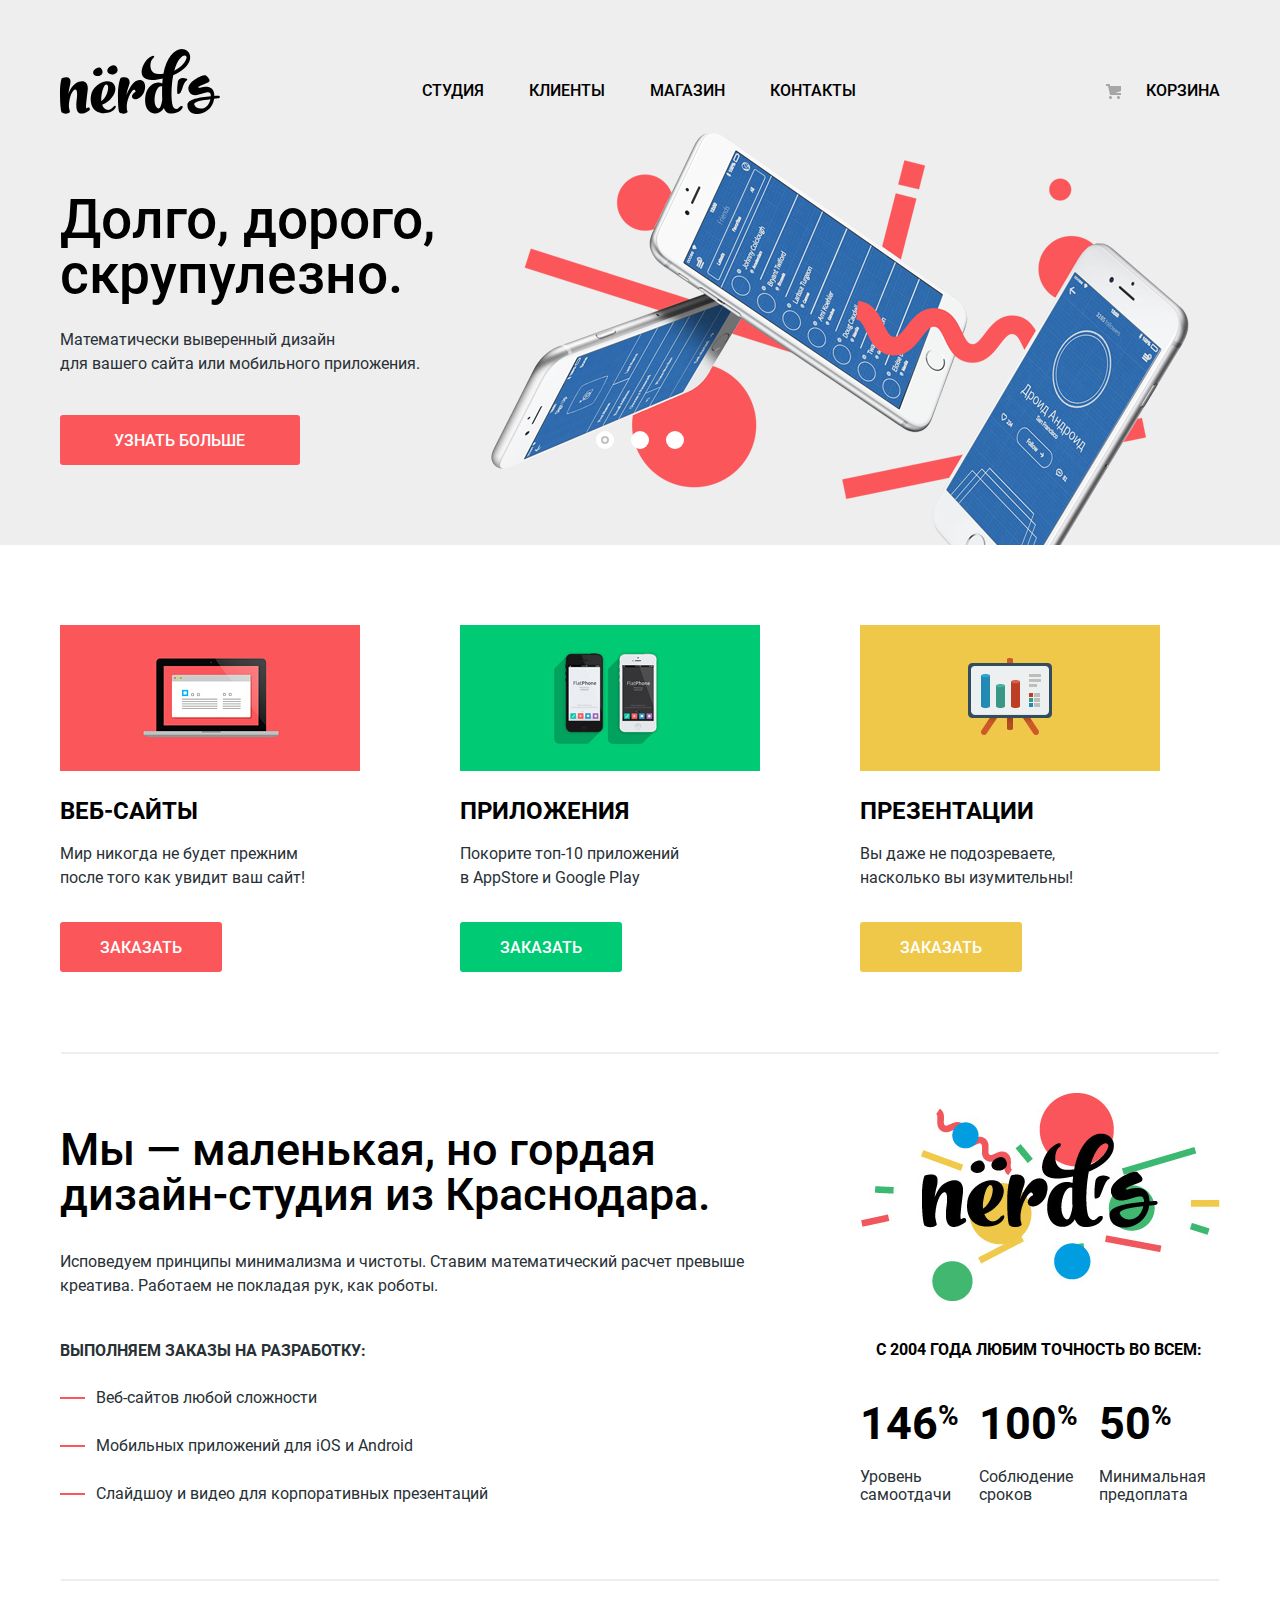
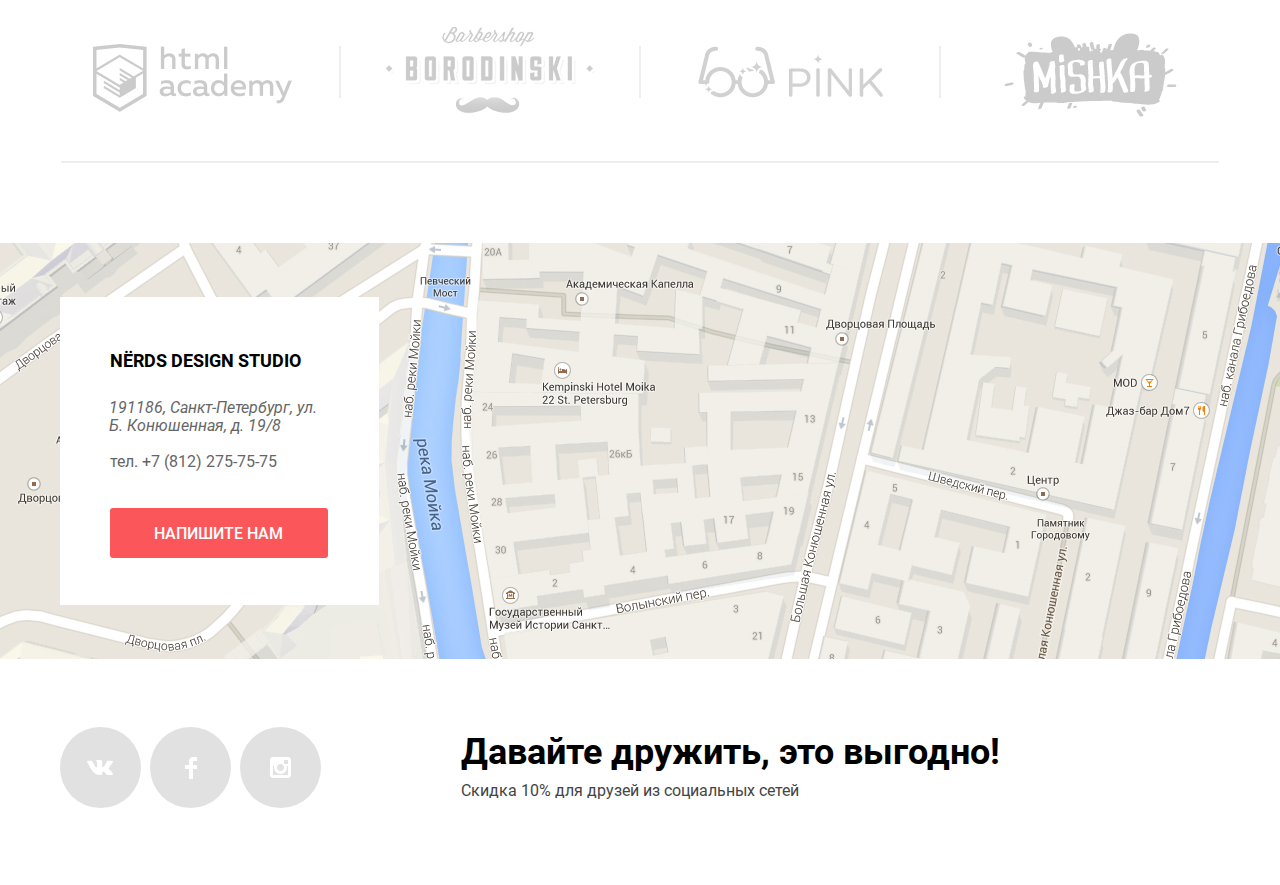
<file: index.html>
<!DOCTYPE html>
<html class="page" lang="ru">
  <head>
    <meta charset="utf-8">
    <title>HTML Academy: Нёрдс</title>
    <link href="https://fonts.googleapis.com/css2?family=Roboto:wght@400;500;700&display=swap" rel="stylesheet">
    <link rel="stylesheet" href="css/normalize.css">
    <link rel="stylesheet" href="css/styles.css">
  </head>
  <body class="page-body">

    <div class="main-header-wrap">
      <header class="main-header">
        <h1 class="main-title visually-hidden">Веб-дизайн студия «Нёрдс»</h1>
        <nav class="main-nav">
          <img class="main-header-logo-img" src="img/nerds-logo.svg" width="160" height="66" alt="Логотип студии Нёрдс">
          <ul class="site-navigation">
            <li class="site-navigation-item">
              <a class="site-navigation-item-link" href="#">Студия</a>
            </li>
            <li class="site-navigation-item">
              <a class="site-navigation-item-link" href="#">Клиенты</a>
            </li>
            <li class="site-navigation-item">
              <a class="site-navigation-item-link" href="catalog.html">Магазин</a>
            </li>
            <li class="site-navigation-item">
              <a class="site-navigation-item-link" href="#">Контакты</a>
            </li>
          </ul>
          <ul class="cart">
            <li class="cart-item"><a class="cart-item-link" href="#">Корзина</a></li>
          </ul>
        </nav>
      </header>
    </div>

    <main class="container">

      <div class="slider-wrap">
        <section class="slider">
          <h2 class="slider-title visually-hidden">Наши преимущества</h2>
          <ul class="slider-list">
            <li class="slider-item">
              <h3 class="slider-item-title">Долго, дорого, скрупулезно.</h3>
              <p class="slider-item-text">Математически выверенный дизайн <br>для вашего сайта или мобильного приложения.</p>
              <a href="#" class="slider-item-button btn btn-red">Узнать больше</a>
              <img class="slider-item-img" src="img/nerds-index-slide-1.png" alt="три кирпича" width="760" height="431">
            </li>
            <li class="slider-item visually-hidden">
              <h3 class="slider-item-title">Любим математику как никто другой</h3>
              <p class="slider-item-text">Никакого креатива, только математические формулы для расчета идеальных пропорций</p>
              <a href="#" class="slider-item-button btn btn-red">Узнать больше</a>
              <img class="slider-item-img" src="img/nerds-index-slide-2.png" width="760" height="431" alt="два недоПК">
            </li>
            <li class="slider-item visually-hidden">
              <h3 class="slider-item-title">Только ночь, только хардкор</h3>
              <p class="slider-item-text">Работать днем, как все? Мы против этого. <br>Ближе к полуночи работа только начинается.</p>
              <a href="#" class="slider-item-button btn btn-red">Узнать больше</a>
              <img class="slider-item-img" src="img/nerds-index-slide-3.png" width="760" height="431" alt="кирпич и доска разделочная">
            </li>
          </ul>

          <div class="slider-controls">
            <button type="button" class="slider-controls-button slider-controls-button-cur" aria-label="Первый слайд"></button>
            <button type="button" class="slider-controls-button" aria-label="Второй слайд"></button>
            <button type="button" class="slider-controls-button" aria-label="Третий слайд"></button>
          </div>

        </section>
      </div>

      <section class="products">
        <h2 class="products-title visually-hidden">Продукты веб-дизайн студии</h2>
        <ul class="products-list">
          <li class="products-list-item">
            <img class="products-list-item-img background-color-red" src="img/illustration-1.jpg" width="300" height="146" alt="продукт - веб-сайты">
            <h3 class="products-list-item-title">Веб-сайты</h3>
            <p class="products-list-item-text">Мир никогда не будет прежним после того как увидит ваш сайт!</p>
            <a href="#" class="products-list-item-button btn btn-red">Заказать</a>
          </li>
          <li class="products-list-item">
            <img class="products-list-item-img background-color-green" src="img/illustration-2.jpg" width="300" height="146" alt="продукт - приложения">
            <h3 class="products-list-item-title">Приложения</h3>
            <p class="products-list-item-text">Покорите топ-10 приложений <br>в AppStore и Google Play</p>
            <a href="#" class="products-list-item-button btn btn-green">Заказать</a>
          </li>
          <li class="products-list-item">
            <img class="products-list-item-img background-color-yellow" src="img/illustration-3.jpg" width="300" height="146" alt="продукт - презентации">
            <h3 class="products-list-item-title">Презентации</h3>
            <p class="products-list-item-text">Вы даже не подозреваете, насколько вы изумительны!</p>
            <a href="#" class="products-list-item-button btn btn-yellow">Заказать</a>
          </li>
        </ul>
      </section>

      <section class="about">
        <div class="about-left-container">
          <h2 class="about-title visually-hidden">О нас</h2>
          <p class="about-slogan">Мы — маленькая, но гордая дизайн-студия из Краснодара.</p>
          <p class="about-credo">Исповедуем принципы минимализма и чистоты. Ставим математический расчет превыше креатива. Работаем не покладая рук, как роботы.</p>
          <h3 class="about-offers-title">Выполняем заказы на разработку:</h3>
          <ul class="about-offers-list">
            <li class="about-offers-list-item">Веб-сайтов любой сложности</li>
            <li class="about-offers-list-item">Мобильных приложений для iOS и Android</li>
            <li class="about-offers-list-item">Слайдшоу и видео для корпоративных презентаций</li>
          </ul>
        </div>
        <div class="about-right-container">
          <img class="about-logo" src="img/nerds-illustration.png" width="360" height="208" alt="Логотип студии Нёрдс в праздничном оформлении">
          <p class="about-tradition">с 2004 года Любим точность во всем:</p>
          <ul class="about-terms">
            <li class="about-terms-item">
              <p class="about-terms-item-percent">146<sup>%</sup></p>
              <p class="about-terms-item-text">Уровень самоотдачи</p>
            </li>
            <li class="about-terms-item">
              <p class="about-terms-item-percent">100<sup>%</sup></p>
              <p class="about-terms-item-text">Соблюдение сроков</p>
            </li>
            <li class="about-terms-item">
              <p class="about-terms-item-percent">50<sup>%</sup></p>
              <p class="about-terms-item-text">Минимальная предоплата</p>
            </li>
          </ul>
        </div>
      </section>

      <section class="clients">
        <h2 class="clients-title visually-hidden">Наши клиенты</h2>
        <ul class="clients-list">
          <li class="clients-list-item">
            <a href="#" class="clients-item-link">
              <img class="clients-list-item-logo" src="img/img-html-academy.png" width="199" height="68" alt="Логотип HTML Academy">
            </a>
          </li>
          <li class="clients-list-item">
            <a href="#" class="clients-item-link">
              <img class="clients-list-item-logo" src="img/logo-2.png" width="209" height="90" alt="Логотип barbershop Borodinski">
            </a>
          </li>
          <li class="clients-list-item">
            <a href="#" class="clients-item-link">
              <img class="clients-list-item-logo" src="img/logo-3.png" width="185" height="52" alt="Логотип Pink">
            </a>
          </li>
          <li class="clients-list-item">
            <a href="#" class="clients-item-link">
              <img class="clients-list-item-logo" src="img/logo-4.png" width="173" height="84" alt="Логотип Mishka">
            </a>
          </li>
        </ul>
      </section>

      <section class="map">
        <h2 class="map-title visually-hidden">Наш адрес на карте</h2>
        <div class="map-cont-container">
          <div class="map-contacts">
            <h3 class="map-contacts-title">NЁRDS DESIGN STUDIO</h3>
            <address class="map-contacts-address">191186, Санкт-Петербург, ул. Б. Конюшенная, д. 19/8</address>
            <p class="map-contacts-tel">тел. <a class="map-contacts-tel-link" href="tel:+78122757575">+7 (812) 275-75-75</a></p>
            <a class="map-contacts-button btn btn-red" href="modal.html">Напишите нам</a>
          </div>
          <img class="map-marker" src="img/map-marker.png" width="231" height="190" alt="маркер на карту с нашим адресом">
        </div>
        <iframe class="map-google-map" src="https://www.google.com/maps/embed?pb=!1m18!1m12!1m3!1d1998.6036253056793!2d30.320853351782613!3d59.93871916896509!2m3!1f0!2f0!3f0!3m2!1i1024!2i768!4f13.1!3m3!1m2!1s0x4696310fca145cc1%3A0x42b32648d8238007!2z0JHQvtC70YzRiNCw0Y8g0JrQvtC90Y7RiNC10L3QvdCw0Y8g0YPQuy4sIDE5LzgsINCh0LDQvdC60YIt0J_QtdGC0LXRgNCx0YPRgNCzLCAxOTExODY!5e0!3m2!1sru!2sru!4v1604512499374!5m2!1sru!2sru" width="1440" height="416" style="border:0;" allowfullscreen="" aria-hidden="false" tabindex="0" onload="hideMarker()"></iframe>

      </section>
    </main>

    <footer class="main-footer">

      <section class="social">
        <div class="social-right-container">
          <h2 class="social-title">Давайте дружить, это выгодно!</h2>
          <p class="social-offer">Скидка 10% для друзей из социальных сетей</p>
        </div>
        <div class="social-left-container">
          <ul class="social-list">
            <li class="social-list-item">
              <a class="social-list-item-link" href="#"><span class="visually-hidden">В Контакте</span><svg width="27" height="15" viewBox="0 0 27 15" fill="none" xmlns="http://www.w3.org/2000/svg">
                <path d="M16.138 11.51C17.094 11.201 18.318 13.55 19.621 14.449C20.599 15.13 21.348 14.983 21.348 14.983L24.821 14.933C24.821 14.933 26.636 14.821 25.778 13.379C25.707 13.259 25.275 12.31 23.193 10.357C21.016 8.31404 21.311 8.64504 23.932 5.11304C25.529 2.96004 26.168 1.64504 25.968 1.08504C25.776 0.546037 24.603 0.686037 24.603 0.686037L20.69 0.713037C20.309 0.714037 19.986 0.832037 19.839 1.22804C19.836 1.23204 19.218 2.89404 18.394 4.30704C16.653 7.29604 15.958 7.45504 15.67 7.26804C15.009 6.83504 15.176 5.53104 15.176 4.60404C15.176 1.70704 15.608 0.499037 14.33 0.187037C13.903 0.0830374 13.591 0.0150374 12.502 0.00503741C11.11 -0.0159626 9.92797 0.00503743 9.25797 0.334037C8.81297 0.557037 8.47197 1.04604 8.67897 1.07404C8.93897 1.10904 9.52197 1.23404 9.83397 1.66004C10.235 2.21204 10.223 3.44904 10.223 3.44904C10.223 3.44904 10.452 6.86004 9.68297 7.28304C9.15497 7.57304 8.43297 6.98104 6.87997 4.26704C6.08697 2.87904 5.48797 1.34504 5.48797 1.34504C5.48797 1.34504 5.37197 1.06004 5.16197 0.904037C4.91197 0.719037 4.56197 0.660037 4.56197 0.660037L0.84797 0.684037C0.84797 0.684037 0.28997 0.700037 0.0849697 0.946037C-0.0970303 1.16404 0.0699697 1.61404 0.0699697 1.61404C0.0699697 1.61404 2.97897 8.49504 6.27297 11.961C9.29297 15.143 12.725 14.932 12.725 14.932H14.28C14.28 14.932 14.749 14.878 14.989 14.62C15.213 14.38 15.203 13.929 15.203 13.929C15.203 13.929 15.172 11.82 16.138 11.51Z" fill="white"/>
                </svg></a>
            </li>
            <li class="social-list-item">
              <a class="social-list-item-link" href="#"><span class="visually-hidden">Facebook</span><svg width="12" height="22" viewBox="0 0 12 22" fill="none" xmlns="http://www.w3.org/2000/svg">
                <path d="M12 4V0H8C5.79086 0 4 1.79086 4 4V8H0V12H4V22H8V12H12V8H8V4H12Z" fill="white"/>
                </svg></a>
            </li>
            <li class="social-list-item">
              <a class="social-list-item-link" href="#"><span class="visually-hidden">Instagram</span><svg width="21" height="21" viewBox="0 0 21 21" fill="none" xmlns="http://www.w3.org/2000/svg">
                <path fill-rule="evenodd" clip-rule="evenodd" d="M3 0H18C19.65 0 21 1.35 21 3V18C21 19.65 19.65 21 18 21H3C1.35 21 0 19.65 0 18V3C0 1.35 1.35 0 3 0ZM14 10.5C14 8.57 12.43 7 10.5 7C8.57 7 7 8.57 7 10.5C7 12.43 8.57 14 10.5 14C12.43 14 14 12.43 14 10.5ZM3 18V9H4.181C4.0626 9.49127 4.00186 9.99467 4 10.5C4 14.0899 6.91015 17 10.5 17C14.0899 17 17 14.0899 17 10.5C16.9986 9.99464 16.9379 9.49118 16.819 9H18V18H3ZM14 7H18V3H14V7Z" fill="white"/>
                </svg></a>
            </li>
          </ul>
        </div>
      </section>
    </footer>

    <section class="modal">
      <h2 class="modal-title">Напишите нам</h2>
      <form class="modal-form" action="https://echo.htmlacademy.ru" method="post">
        <label class="modal-label-name" for="name">Ваше имя:</label>
        <input class="modal-form-input modal-input-name" type="text" name="name" id="name" placeholder="Имя Фамилия">
        <label class="modal-label-email" for="email">Ваш email:</label>
        <input class="modal-form-input modal-input-email" id="email" type="email" name="email" placeholder="email@example.com">
        <label class="modal-label-text" for="text">Текст письма:</label>
        <textarea class="modal-form-input modal-input-text" id="text" name="text" placeholder="В свободной форме" rows="5"></textarea>
        <button class="modal-btn btn btn-red" type="submit">Отправить</button>
      </form>
      <button class="modal-close" type="button" aria-label="Закрыть">
        <svg width="21" height="21" viewBox="0 0 21 21" fill="none" xmlns="http://www.w3.org/2000/svg">
          <path d="M13.3391 10.5088L20.7163 3.13165C21.1056 2.74233 21.1056 2.1058 20.7163 1.71647L19.3011 0.300294C18.9118 -0.0890303 18.2752 -0.0890303 17.8859 0.300294L10.5088 7.67844L3.13163 0.301295C2.7423 -0.0880295 2.10577 -0.0880295 1.71645 0.301295L0.301271 1.71647C-0.0880537 2.1058 -0.0880537 2.74233 0.301271 3.13165L7.67842 10.5088L0.301271 17.8859C-0.0880537 18.2753 -0.0880537 18.9118 0.301271 19.3011L1.71745 20.7163C2.10678 21.1056 2.74331 21.1056 3.13263 20.7163L10.5098 13.3392L17.8869 20.7163C18.2762 21.1056 18.9128 21.1056 19.3021 20.7163L20.7173 19.3011C21.1066 18.9118 21.1066 18.2753 20.7173 17.8859L13.3391 10.5088Z" fill="#FB565A"/>
        </svg>
      </button>
    </section>

    <script src="js/script.js"></script>
  </body>
</html>
</file>
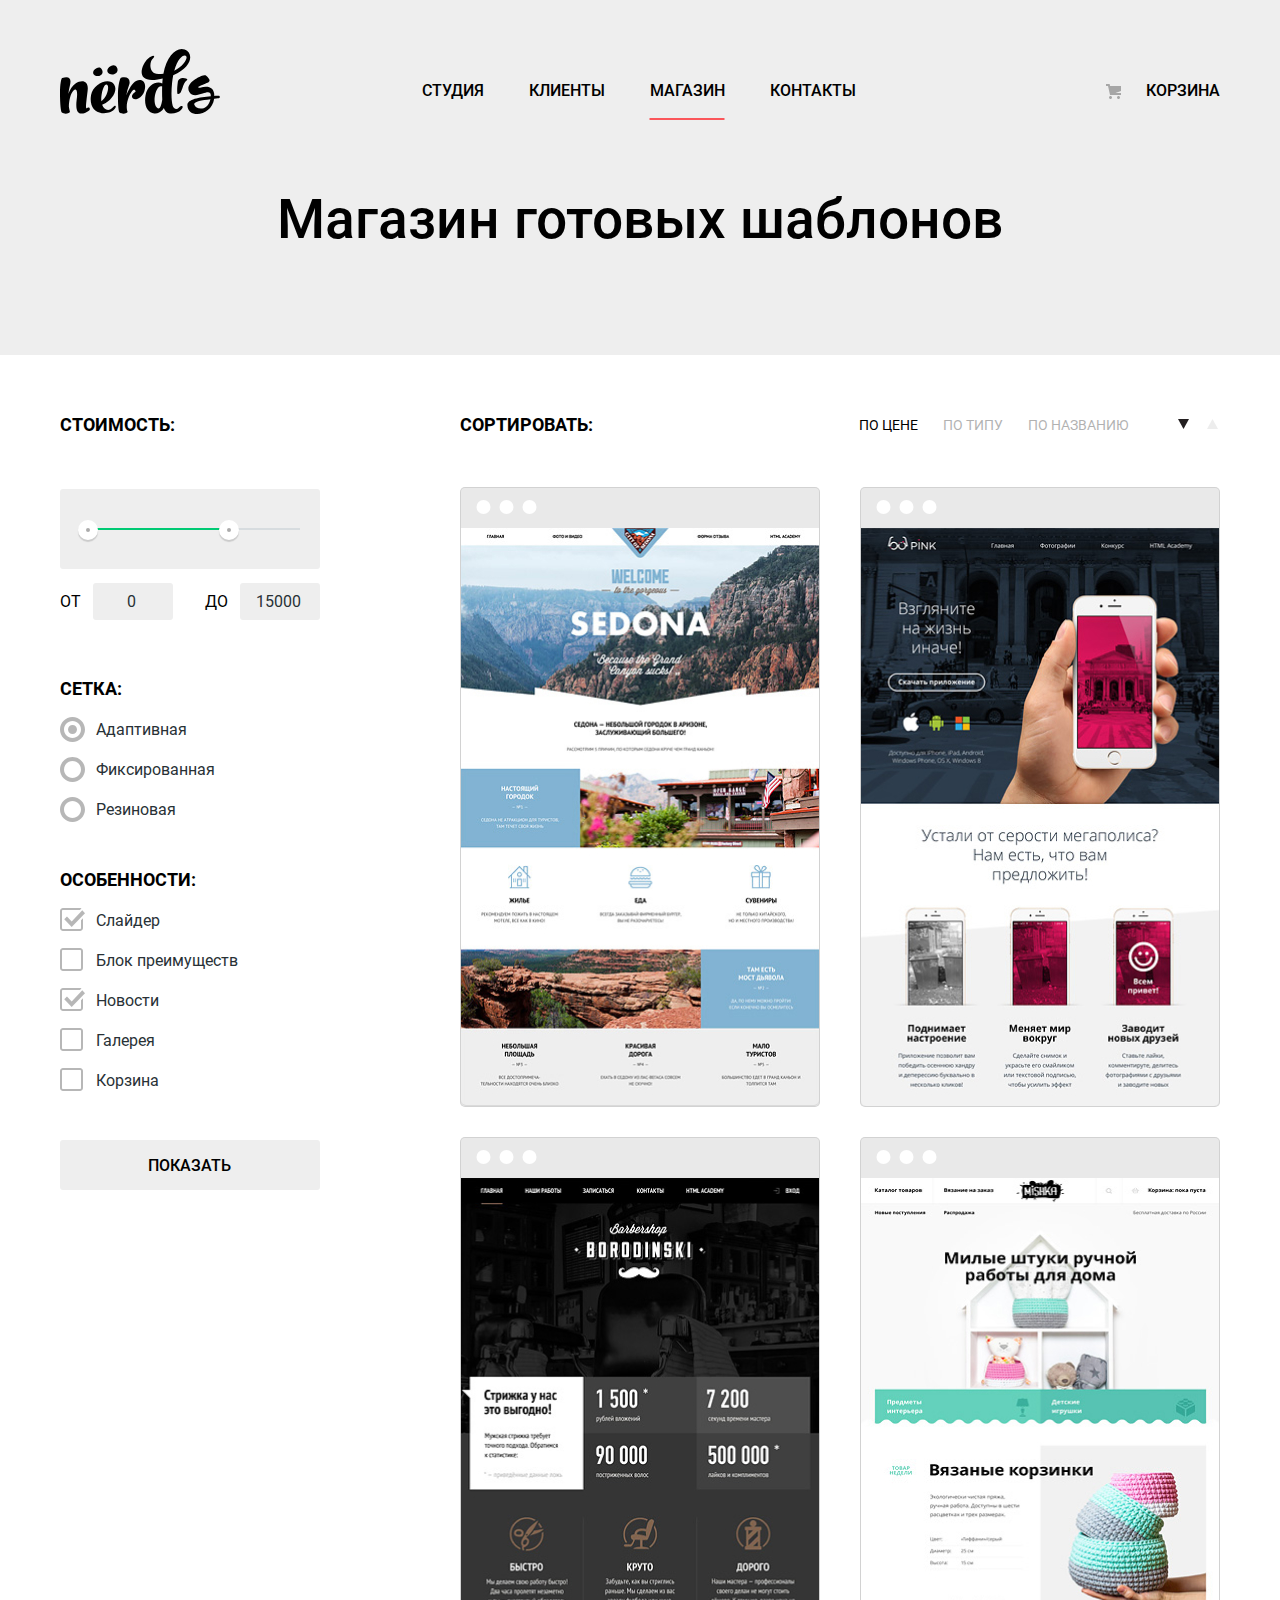
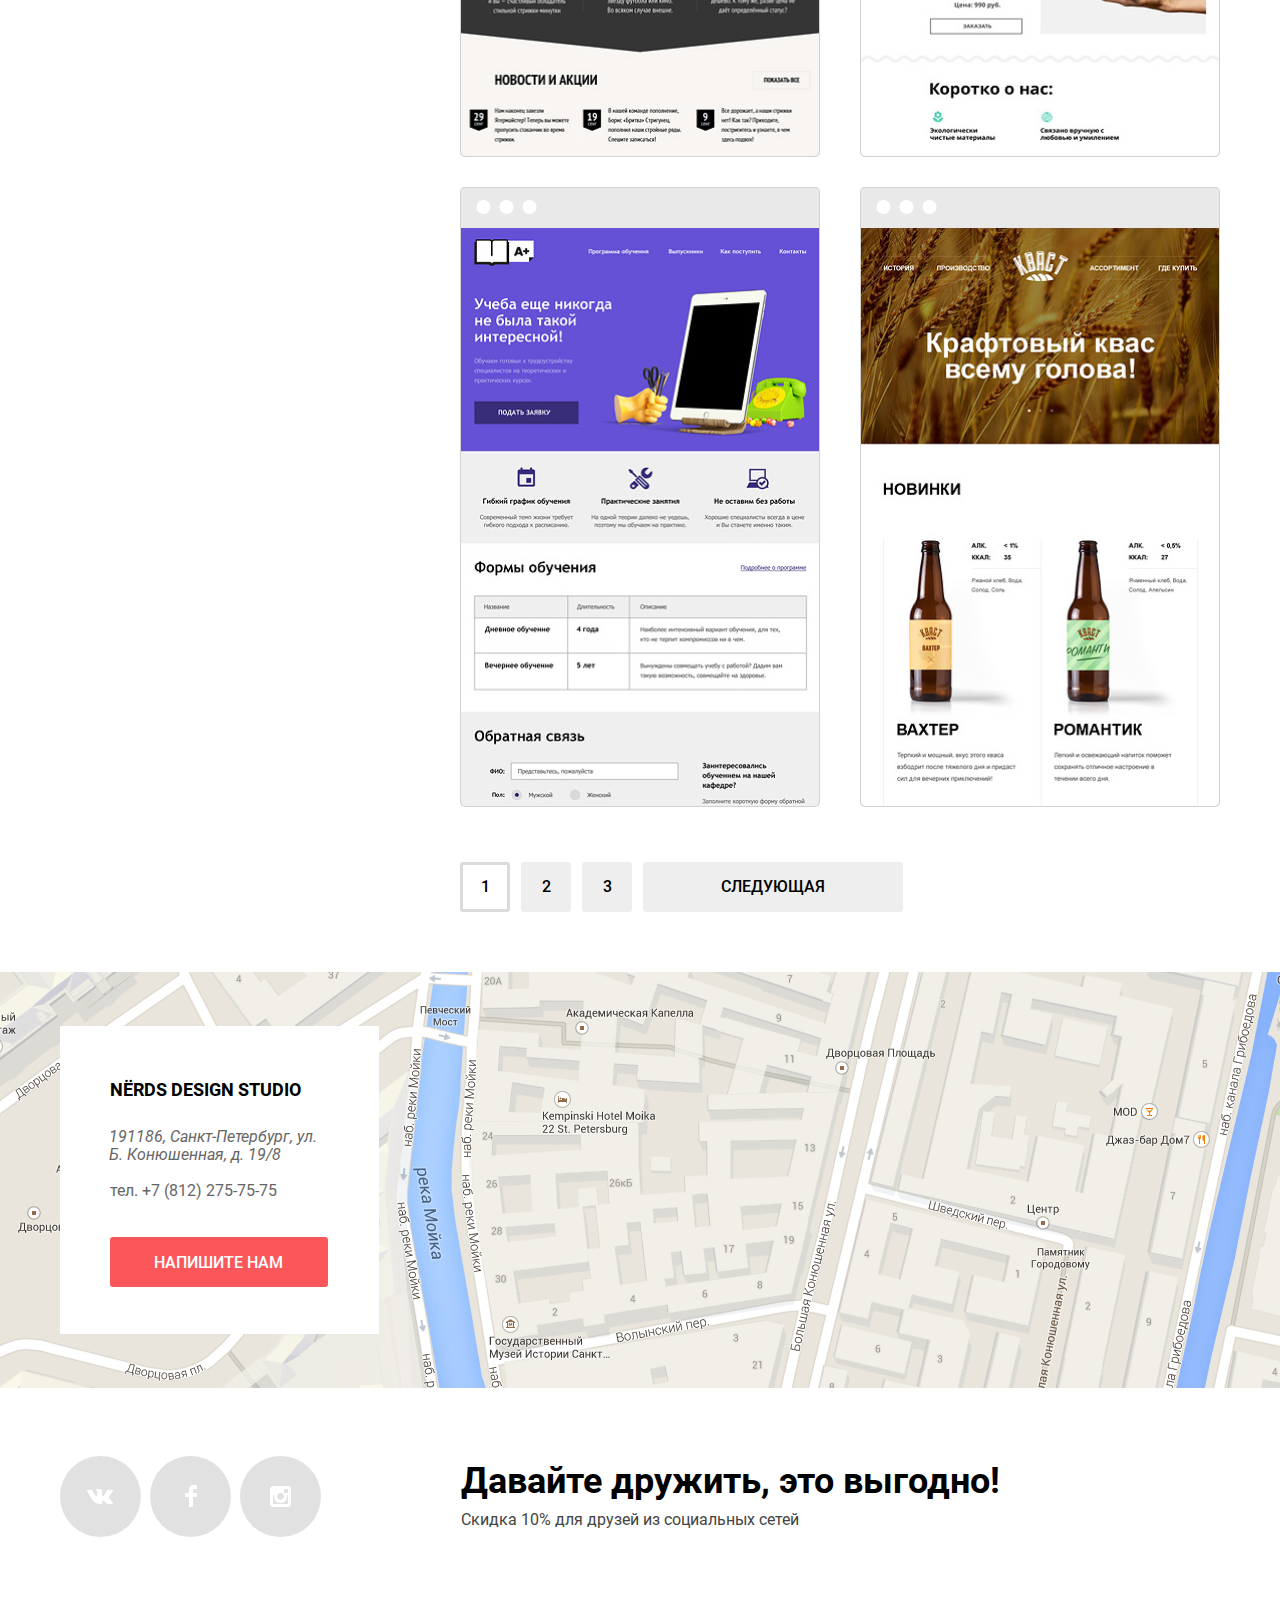
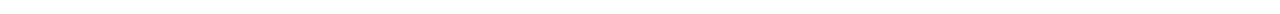
<file: catalog.html>
<!DOCTYPE html>
<html class="page" lang="ru">
  <head>
    <meta charset="utf-8">
    <title>HTML Academy: Нёрдс</title>
    <link href="https://fonts.googleapis.com/css2?family=Roboto:wght@400;500;700&display=swap" rel="stylesheet">
    <link rel="stylesheet" href="css/normalize.css">
    <link rel="stylesheet" href="css/styles.css">
  </head>
  <body class="page-body">

    <div class="main-header-wrap">
      <header class="main-header">
        <h1 class="main-title">Магазин готовых шаблонов</h1>
        <nav class="main-nav">
          <a class="main-header-logo catalog-header-logo" href="index.html">
            <img class="main-header-logo-img catalog-header-logo-img" src="img/nerds-logo.svg" width="160" height="66" alt="Логотип студии Нёрдс">
          </a>
          <ul class="site-navigation">
            <li class="site-navigation-item">
              <a class="site-navigation-item-link" href="#">Студия</a>
            </li>
            <li class="site-navigation-item">
              <a class="site-navigation-item-link" href="#">Клиенты</a>
            </li>
            <li class="site-navigation-item site-navigation-item-cur">
              <a class="site-navigation-item-link">Магазин</a>
            </li>
            <li class="site-navigation-item">
              <a class="site-navigation-item-link" href="#">Контакты</a>
            </li>
          </ul>
          <ul class="cart">
            <li class="cart-item"><a class="cart-item-link" href="#">Корзина</a></li>
          </ul>
        </nav>
      </header>
    </div>

    <main class="catalog-main-container">
      <div class="catalog-templates-container">

        <div class="catalog-main-container-left">
          <section class="filter">
            <h2 class="filter-title visually-hidden">Фильтр шаблонов</h2>

            <form method="get" action="https://echo.htmlacademy.ru">
              <fieldset class="filter-item">
                <legend>Стоимость:</legend>
                <div class="range-filter">
                  <div class="range-controls">
                    <div class="scale">
                      <div class="bar" style="width: 61%; margin-left: 7%"></div>
                    </div>
                    <div class="toggle toggle-min" tabindex="0" style="left: 7%"></div>
                    <div class="toggle toggle-max" tabindex="0" style="left: 61%"></div>
                  </div>
                  <div class="price-controls">
                    <label class="min-price">
                      от <input type="number" name="min-price" value="0">
                    </label>
                    <label class="max-price">
                      до <input type="number" name="max-price" value="15000">
                    </label>
                  </div>
                </div>
              </fieldset>

              <fieldset class="filter-item fieldset-filter-grid">
                <legend>Сетка:</legend>
                <ul class="filter-grid-list">
                  <li class="filter-option filter-grid">
                    <input class="visually-hidden filter-grid-input" type="radio" name="grid" value="adaptive" id="filter-grid-adaptive" checked>
                    <label class="filter-grid-label" for="filter-grid-adaptive">Адаптивная</label>
                  </li>
                  <li class="filter-option filter-grid">
                    <input class="visually-hidden filter-grid-input" type="radio" name="grid" value="fixed" id="filter-grid-fixed">
                    <label class="filter-grid-label" for="filter-grid-fixed">Фиксированная</label>
                  </li>
                  <li class="filter-option filter-grid">
                    <input class="visually-hidden filter-grid-input" type="radio" name="grid" value="rubber" id="filter-grid-rubber">
                    <label class="filter-grid-label" for="filter-grid-rubber">Резиновая</label>
                  </li>
                </ul>
              </fieldset>

              <fieldset class="filter-item fieldset-filter-features">
                <legend>Особенности:</legend>
                <ul class="filter-features-list">
                  <li class="filter-option filter-features">
                    <input class="visually-hidden filter-features-input" type="checkbox" name="features" value="slider" id="slider" checked>
                    <label for="slider">Слайдер</label>
                  </li>
                  <li class="filter-option filter-features">
                    <input class="visually-hidden filter-features-input" type="checkbox" name="features" value="advantages" id="advantages">
                    <label for="advantages">Блок преимуществ</label>
                  </li>
                  <li class="filter-option filter-features">
                    <input class="visually-hidden filter-features-input" type="checkbox" name="features" value="news" id="news" checked>
                    <label for="news">Новости</label>
                  </li>
                  <li class="filter-option filter-features">
                    <input class="visually-hidden filter-features-input" type="checkbox" name="features" value="gallery" id="gallery">
                    <label for="gallery">Галерея</label>
                  </li>
                  <li class="filter-option filter-features">
                    <input class="visually-hidden filter-features-input" type="checkbox" name="features" value="cart" id="cart">
                    <label for="cart">Корзина</label>
                  </li>
                </ul>
              </fieldset>
              <button type="submit" class="filter-form-btn btn btn-grey">Показать</button>
            </form>

          </section>
        </div>

        <div class="catalog-main-container-right">
          <section class="sort">
            <h2 class="sort-title">Сортировать:</h2>
            <ul class="sort-list">
              <li class="sort-list-item"><a class="sort-list-item-link sort-list-item-link-cur" href="#">По цене</a></li>
              <li class="sort-list-item"><a class="sort-list-item-link" href="#">По типу</a></li>
              <li class="sort-list-item"><a class="sort-list-item-link" href="#">По названию</a></li>
            </ul>
            <ul class="sort-orders">
              <li class="sort-order-item"><a class="sort-order-item-link sort-order-item-link-cur" href="#"><span class="visually-hidden">Сортировка по убыванию</span><svg width="11" height="10" viewBox="0 0 11 10" fill="none" xmlns="http://www.w3.org/2000/svg">
                <path d="M5.5 10L0 0H11" fill="#A6A6A6"/>
                </svg>
              </a></li>
              <li class="sort-order-item"><a class="sort-order-item-link" href="#"><span class="visually-hidden">Сортировка по убыванию</span><svg width="11" height="10" viewBox="0 0 11 10" fill="none" xmlns="http://www.w3.org/2000/svg">
                  <path d="M5.5 0L0 10H11L5.5 0Z" fill="#A6A6A6"/>
                  </svg>
              </a></li>
            </ul>
          </section>

          <section class="templates">
            <h2 class="templates-title visually-hidden">Отображение списка шаблонов по заданным параметрам</h2>
            <ul class="templates-list">
              <li class="templates-item">
                <img class="templates-item-img" src="img/img-sedona.jpg" width="358" height="578" alt="Образец сайта Sedona">
                <div class="templates-item-container">
                  <h3 class="templates-item-title"><a class="templates-item-title-link" href="#">Sedona</a></h3>
                  <p class="templates-item-desc">Информационный сайт для&nbsp;туристов</p>
                  <a href="#" class="templates-item-button btn btn-red">9 900&nbsp;₽</a>
                </div>
              </li>
              <li class="templates-item">
                <img class="templates-item-img" src="img/img-pink.jpg" width="358" height="578" alt="Образец сайта Pink">
                <div class="templates-item-container">
                  <h3 class="templates-item-title"><a class="templates-item-title-link" href="#">Pink App</a></h3>
                  <p class="templates-item-desc">Продуктовый лендинг приложения&nbsp;для iOS и Android</p>
                  <a href="#" class="templates-item-button btn btn-red">9 900&nbsp;₽</a>
                </div>
              </li>
              <li class="templates-item">
                <img class="templates-item-img" src="img/img-barbershop.jpg" width="358" height="578" alt="Образец сайта Borodinski">
                <div class="templates-item-container">
                  <h3 class="templates-item-title"><a class="templates-item-title-link" href="#">Barbershop</a></h3>
                  <p class="templates-item-desc">Сайт салона красоты. Для&nbsp;мужчин, да.</p>
                  <a href="#" class="templates-item-button btn btn-red">9 900&nbsp;₽</a>
                </div>
              </li>
              <li class="templates-item">
                <img class="templates-item-img" src="img/img-mishka.jpg" width="358" height="578" alt="Образец сайта Mishka">
                <div class="templates-item-container">
                  <h3 class="templates-item-title"><a class="templates-item-title-link" href="#">MISHKA</a></h3>
                  <p class="templates-item-desc">Интернет-магазин вязаных&nbsp;игрушек</p>
                  <a href="#" class="templates-item-button btn btn-red">9 900&nbsp;₽</a>
                </div>
              </li>
              <li class="templates-item">
                <img class="templates-item-img" src="img/img-aplus.jpg" width="358" height="578" alt="Образец сайта A Plus">
                <div class="templates-item-container">
                  <h3 class="templates-item-title"><a class="templates-item-title-link" href="#">A Plus</a></h3>
                  <p class="templates-item-desc">Лендинг курсов повышения квалификации</p>
                  <a href="#" class="templates-item-button btn btn-red">9 900&nbsp;₽</a>
                </div>
              </li>
              <li class="templates-item">
                <img class="templates-item-img" src="img/img-kvast.jpg" width="358" height="578" alt="Образец сайта Kvast">
                <div class="templates-item-container">
                  <h3 class="templates-item-title"><a class="templates-item-title-link" href="#">КВАСТ</a></h3>
                  <p class="templates-item-desc">Промо-сайт производителя крафтового кваса</p>
                  <a href="#" class="templates-item-button btn btn-red">9 900&nbsp;₽</a>
                </div>
              </li>
            </ul>

            <ul class="templates-pagination-list">
              <li class="templates-pagination-item">
                <a class="templates-pagination-item-btn templates-pagination-item-btn-cur btn btn-grey">1</a>
              </li>
              <li class="templates-pagination-item">
                <a href="#" class="templates-pagination-item-btn btn btn-grey">2</a>
              </li>
              <li class="templates-pagination-item">
                <a href="#" class="templates-pagination-item-btn btn btn-grey">3</a>
              </li>
              <li class="templates-pagination-item">
                <a href="#" class="templates-pagination-item-btn-next btn btn-grey">Следующая</a>
              </li>
            </ul>
          </section>
        </div>

      </div>

      <section class="catalog-map">
        <h2 class="map-title visually-hidden">Наш адрес на карте</h2>
        <div class="map-cont-container">
          <div class="map-contacts">
            <h3 class="map-contacts-title">NЁRDS DESIGN STUDIO</h3>
            <address class="map-contacts-address">191186, Санкт-Петербург, ул. Б. Конюшенная, д. 19/8</address>
            <p class="map-contacts-tel">тел. <a class="map-contacts-tel-link" href="tel:+78122757575">+7 (812) 275-75-75</a></p>
            <a class="map-contacts-button btn btn-red" href="modal.html">Напишите нам</a>
          </div>
          <img class="map-marker" src="img/map-marker.png" width="231" height="190" alt="маркер на карту с нашим адресом">
        </div>
        <iframe class="map-google-map" src="https://www.google.com/maps/embed?pb=!1m18!1m12!1m3!1d1998.6036253056793!2d30.320853351782613!3d59.93871916896509!2m3!1f0!2f0!3f0!3m2!1i1024!2i768!4f13.1!3m3!1m2!1s0x4696310fca145cc1%3A0x42b32648d8238007!2z0JHQvtC70YzRiNCw0Y8g0JrQvtC90Y7RiNC10L3QvdCw0Y8g0YPQuy4sIDE5LzgsINCh0LDQvdC60YIt0J_QtdGC0LXRgNCx0YPRgNCzLCAxOTExODY!5e0!3m2!1sru!2sru!4v1604512499374!5m2!1sru!2sru" width="1440" height="416" style="border:0;" allowfullscreen="" aria-hidden="false" tabindex="0" onload="hideMarker()"></iframe>
      </section>

    </main>

    <footer class="main-footer">
      <section class="social">
        <div class="social-right-container">
          <h2 class="social-title">Давайте дружить, это выгодно!</h2>
          <p class="social-offer">Скидка 10% для друзей из социальных сетей</p>
        </div>
        <div class="social-left-container">
          <ul class="social-list">
            <li class="social-list-item">
              <a class="social-list-item-link" href="#"><span class="visually-hidden">В Контакте</span><svg width="27" height="15" viewBox="0 0 27 15" fill="none" xmlns="http://www.w3.org/2000/svg">
                <path d="M16.138 11.51C17.094 11.201 18.318 13.55 19.621 14.449C20.599 15.13 21.348 14.983 21.348 14.983L24.821 14.933C24.821 14.933 26.636 14.821 25.778 13.379C25.707 13.259 25.275 12.31 23.193 10.357C21.016 8.31404 21.311 8.64504 23.932 5.11304C25.529 2.96004 26.168 1.64504 25.968 1.08504C25.776 0.546037 24.603 0.686037 24.603 0.686037L20.69 0.713037C20.309 0.714037 19.986 0.832037 19.839 1.22804C19.836 1.23204 19.218 2.89404 18.394 4.30704C16.653 7.29604 15.958 7.45504 15.67 7.26804C15.009 6.83504 15.176 5.53104 15.176 4.60404C15.176 1.70704 15.608 0.499037 14.33 0.187037C13.903 0.0830374 13.591 0.0150374 12.502 0.00503741C11.11 -0.0159626 9.92797 0.00503743 9.25797 0.334037C8.81297 0.557037 8.47197 1.04604 8.67897 1.07404C8.93897 1.10904 9.52197 1.23404 9.83397 1.66004C10.235 2.21204 10.223 3.44904 10.223 3.44904C10.223 3.44904 10.452 6.86004 9.68297 7.28304C9.15497 7.57304 8.43297 6.98104 6.87997 4.26704C6.08697 2.87904 5.48797 1.34504 5.48797 1.34504C5.48797 1.34504 5.37197 1.06004 5.16197 0.904037C4.91197 0.719037 4.56197 0.660037 4.56197 0.660037L0.84797 0.684037C0.84797 0.684037 0.28997 0.700037 0.0849697 0.946037C-0.0970303 1.16404 0.0699697 1.61404 0.0699697 1.61404C0.0699697 1.61404 2.97897 8.49504 6.27297 11.961C9.29297 15.143 12.725 14.932 12.725 14.932H14.28C14.28 14.932 14.749 14.878 14.989 14.62C15.213 14.38 15.203 13.929 15.203 13.929C15.203 13.929 15.172 11.82 16.138 11.51Z" fill="white"/>
                </svg></a>
            </li>
            <li class="social-list-item">
              <a class="social-list-item-link" href="#"><span class="visually-hidden">Facebook</span><svg width="12" height="22" viewBox="0 0 12 22" fill="none" xmlns="http://www.w3.org/2000/svg">
                <path d="M12 4V0H8C5.79086 0 4 1.79086 4 4V8H0V12H4V22H8V12H12V8H8V4H12Z" fill="white"/>
                </svg></a>
            </li>
            <li class="social-list-item">
              <a class="social-list-item-link" href="#"><span class="visually-hidden">Instagram</span><svg width="21" height="21" viewBox="0 0 21 21" fill="none" xmlns="http://www.w3.org/2000/svg">
                <path fill-rule="evenodd" clip-rule="evenodd" d="M3 0H18C19.65 0 21 1.35 21 3V18C21 19.65 19.65 21 18 21H3C1.35 21 0 19.65 0 18V3C0 1.35 1.35 0 3 0ZM14 10.5C14 8.57 12.43 7 10.5 7C8.57 7 7 8.57 7 10.5C7 12.43 8.57 14 10.5 14C12.43 14 14 12.43 14 10.5ZM3 18V9H4.181C4.0626 9.49127 4.00186 9.99467 4 10.5C4 14.0899 6.91015 17 10.5 17C14.0899 17 17 14.0899 17 10.5C16.9986 9.99464 16.9379 9.49118 16.819 9H18V18H3ZM14 7H18V3H14V7Z" fill="white"/>
                </svg></a>
            </li>
          </ul>
        </div>
      </section>
    </footer>

    <section class="modal">
      <h2 class="modal-title">Напишите нам</h2>
      <form class="modal-form" action="https://echo.htmlacademy.ru" method="post">
        <label class="modal-label-name" for="name">Ваше имя:</label>
        <input class="modal-form-input modal-input-name" type="text" name="name" id="name" placeholder="Имя Фамилия">
        <label class="modal-label-email" for="email">Ваш email:</label>
        <input class="modal-form-input modal-input-email" id="email" type="email" name="email" placeholder="email@example.com">
        <label class="modal-label-text" for="text">Текст письма:</label>
        <textarea class="modal-form-input modal-input-text" id="text" name="text" placeholder="В свободной форме" rows="5"></textarea>
        <button class="modal-btn btn btn-red" type="submit">Отправить</button>
      </form>
      <button class="modal-close" type="button" aria-label="Закрыть">
        <svg width="21" height="21" viewBox="0 0 21 21" fill="none" xmlns="http://www.w3.org/2000/svg">
          <path d="M13.3391 10.5088L20.7163 3.13165C21.1056 2.74233 21.1056 2.1058 20.7163 1.71647L19.3011 0.300294C18.9118 -0.0890303 18.2752 -0.0890303 17.8859 0.300294L10.5088 7.67844L3.13163 0.301295C2.7423 -0.0880295 2.10577 -0.0880295 1.71645 0.301295L0.301271 1.71647C-0.0880537 2.1058 -0.0880537 2.74233 0.301271 3.13165L7.67842 10.5088L0.301271 17.8859C-0.0880537 18.2753 -0.0880537 18.9118 0.301271 19.3011L1.71745 20.7163C2.10678 21.1056 2.74331 21.1056 3.13263 20.7163L10.5098 13.3392L17.8869 20.7163C18.2762 21.1056 18.9128 21.1056 19.3021 20.7163L20.7173 19.3011C21.1066 18.9118 21.1066 18.2753 20.7173 17.8859L13.3391 10.5088Z" fill="#FB565A"/>
        </svg>
      </button>
    </section>

    <script src="js/script.js"></script>
  </body>
</html>
</file>
<file: css/styles.css>
/* Fonts */
/* roboto-500 - latin_cyrillic */
@font-face {
  font-family: 'Roboto';
  font-style: normal;
  font-weight: 500;
  src: local('Roboto Medium'), local('Roboto-Medium'),
       url('../fonts/roboto-v20-latin-cyrillic-500.woff2') format('woff2'), /* Super Modern Browsers */
       url('../fonts/roboto-v20-latin-cyrillic-500.woff') format('woff'), /* Modern Browsers */
}
/* roboto-regular - latin_cyrillic */
@font-face {
  font-family: 'Roboto';
  font-style: normal;
  font-weight: 400;
  src: local('Roboto'), local('Roboto-Regular'),
       url('../fonts/roboto-v20-latin-cyrillic-regular.woff2') format('woff2'), /* Super Modern Browsers */
       url('../fonts/roboto-v20-latin-cyrillic-regular.woff') format('woff'), /* Modern Browsers */
}
/* roboto-700 - latin_cyrillic */
@font-face {
  font-family: 'Roboto';
  font-style: normal;
  font-weight: 700;
  src: local('Roboto Bold'), local('Roboto-Bold'),
       url('../fonts/roboto-v20-latin-cyrillic-700.woff2') format('woff2'), /* Super Modern Browsers */
       url('../fonts/roboto-v20-latin-cyrillic-700.woff') format('woff'), /* Modern Browsers */
}

/* Variables */
:root {
  /* Basic */
  --basic-black: #000000;
  --basic-black-lighter: #283136;
  --basic-red: #FB565A;
  --basic-green: #00CA74;
  --basic-grey: #EEEEEE;
  --basic-gray-dark: #666666;
  --basic-grey-darker: #444444;
  --basic-yellow: #EFC84A;
  --basic-white: #ffffff;

  /* Special */
  --special-red-hover: #E74246;
  --special-red-invalid: #E74246;
  --special-red-press: #D7373B;

  --special-green-hover: #00BC6C;
  --special-green-press: #00AA62;

  --special-yellow-hover: #EAB534;
  --special-yellow-press:#E5A722;

  --special-grey-hover: #DFDFDF;
  --special-grey-press:#D5D5D5;
  --special-grey-btn-cur-border: #DBDBDB;
  --special-grey-order-item-link: rgba(166, 166, 166, 0.2);
  --special-grey-order-item-link-hover: #A6A6A6;
  --special-grey-templates-item-background: rgba(77, 77, 77, 0.12);
  --special-grey-templates-item-hover-background: rgb(77, 77, 77);

  --special-white-press: rgba(255,255,255,0.3);
  --special-black-press: rgba(0,0,0,0.3);
  --special-white-background-grey-btn-cur: rgba(0, 0, 0, 0.0001);
  --special-black-templates-item-border: rgba(0, 0, 0, 0.1);

  --special-box-shadow-press: inset 0px 3px 0px rgba(0, 1, 1, 0.1);
  --special-box-shadow-filter-toggle: 0px 2px 1px rgba(0, 0, 0, 0.15);
  --special-box-shadow-templates-item-hover: 0px 6px 15px rgba(0, 1, 1, 0.25);

  --special-social-background: linear-gradient(0deg, #E1E1E1, #E1E1E1), #FFFFFF;
  --special-social-background-hover: linear-gradient(0deg, #E74246, #E74246), #FFFFFF;
  --special-social-background-active: linear-gradient(0deg, #D7373B, #D7373B), #FFFFFF;

  --special-grey-scale: #D7DCDF;
  --special-grey-filter-toggle-background: #ABABAB;

  --special-black-order-item-cur: #231F20;

  --special-modal-box-shadow: 0px 20px 40px rgba(0, 0, 0, 0.4);
  --special-modal-form-input-color: #444444;
  --special-modal-form-input-border: 2px solid #D7DCDE;
  --special-modal-form-input-border-hover: 2px solid #B4B9BB;
}

/* Global */
.page-body {
  margin: 0;
  padding: 0;
  font-family: "Roboto", Arial, Helvetica, sans-serif;
  font-style: normal;
  font-weight: 400;
  font-size: 16px;
  letter-spacing: 0;
  line-height: 24px;
  color: var(--basic-black);
  background-color: var(--basic-white);
  height: 100vh;
  width: 100%;
  display: grid;
  grid-template-rows: min-content 1fr min-content;
  align-content: start;
}

.page a {
  text-decoration: none;
}

.page img {
  max-width: 100%;
  height: auto;
}

.btn {
  display: inline-block;
  vertical-align: middle;
  text-align: center;
  font-weight: 500;
  line-height: 18px;
  text-transform: uppercase;
  color: var(--basic-white);
  border-radius: 3px;
}

.btn-red {
  background-color: var(--basic-red);
}

.btn-red:hover,
.btn-red:focus {
  background-color: var(--special-red-hover);
}

.btn-red:active {
  color: var(--special-white-press);
  background-color: var(--special-red-press);
  box-shadow: var(--special-box-shadow-press) ;
}

.btn-green {
  background-color: var(--basic-green);
}

.btn-green:hover,
.btn-green:focus {
  background-color: var(--special-green-hover);
}

.btn-green:active {
  color: var(--special-white-press);
  background-color: var(--special-green-press);
  box-shadow: var(--special-box-shadow-press) ;
}

.btn-yellow {
  background-color: var(--basic-yellow);
}

.btn-yellow:hover,
.btn-yellow:focus {
  background-color: var(--special-yellow-hover);
}

.btn-yellow:active {
  color: var(--special-white-press);
  background-color: var(--special-yellow-press);
  box-shadow: var(--special-box-shadow-press) ;
}

.btn-grey {
  color: var(--basic-black);
  background-color: var(--basic-grey);
}

.btn-grey:hover,
.btn-grey:focus {
  background-color: var(--special-grey-hover);
}

.btn-grey:active {
  color: var(--special-black-press);
  background-color: var(--special-grey-press);
  box-shadow: var(--special-box-shadow-press) ;
}

.visually-hidden:not(:focus):not(:active),
input[type="checkbox"].visually-hidden,
input[type="radio"].visually-hidden {
  position: absolute;
  width: 1px;
  height: 1px;
  margin: -1px;
  border: 0;
  padding: 0;
  white-space: nowrap;
  clip-path: inset(100%);
  clip: rect(0 0 0 0);
  overflow: hidden;
}

.background-color-red {
  background-color: var(--basic-red);
}

.background-color-green {
  background-color: var(--basic-green);
}

.background-color-yellow {
  background-color: var(--basic-yellow);
}

/*list-style: none, for uls*/

/*.page ul,*/
.site-navigation,
.cart,
.slider-list,
.products-list,
.about-offers-list,
.about-terms,
.clients-list,
.social-list,
.filter-grid-list,
.filter-features-list,
.sort-list,
.sort-orders,
.templates-list,
.templates-pagination-list {
  list-style: none;
}

/* Header */
.main-header-wrap {
  width: 100%;
  margin: 0 auto;
  background-color: var(--basic-grey);
  display: grid;
}

.main-header {
  background-color: var(--basic-grey);
  font-weight: 500;
  line-height: 30px;
  text-transform: uppercase;
  padding: 0 20px;
  display: grid;
  justify-self: center;
  width: 1160px;
}

/* Header Navigation */
.main-nav {
  min-height: 114px;
  display: grid;
  justify-content: center;
  grid-template-columns: 235px 1fr 235px;
  align-items: end;
}

.site-navigation {
  min-width: 437px;
  display: flex;
  flex-direction: row;
  justify-self: center;
  justify-content: flex-start;
  flex-wrap: wrap;
  margin-bottom: 8px;
  align-items: flex-end;
  padding: 0;
  margin-left: 0;
}

.cart {
  display: flex;
  flex-direction: row;
  justify-self: flex-end;
  justify-content: flex-start;
  flex-wrap: wrap;
  margin-bottom: 8px;
}

.site-navigation-item:not(:first-child):not(:nth-child(7)) {
  margin: 0 0 0 45px;
  padding: 0;
}

.site-navigation-item,
.cart-item {
  display: block;
  position: relative;
  box-sizing: border-box;
}

.cart-item-link {
  padding-left: 40px;
}

.site-navigation-item-cur:after,
.cart-item-cur:after {
  content: '';
  width: 100%;
  height: 2px;
  background: var(--basic-red);
  position: absolute;
  bottom: -14px;
  left: 50%;
  transform: translateX(-50%);
}

.site-navigation-item-link,
.cart-item-link {
  color: var(--basic-black);
}

.site-navigation-item-link:hover,
.cart-item-link:hover,
.site-navigation-item-link:focus,
.cart-item-link:focus {
  color: var(--basic-red);
}

.site-navigation-item-link:active,
.cart-item-link:active {
  color: var(--special-black-press);
}

.cart-item {
  position: relative;
}

.cart-item-link::before {
  content: "";
  position: absolute;
  top: 8px;
  left: 0px;
  width: 15px;
  height: 15px;
  background-image: url(../img/cart-icon.svg);
  background-repeat: no-repeat;
  background-position: 0 0;
}

/* Main */
/* Main Slider */
.container {
  width: 100%;
  display: grid;
}

.slider-wrap {
  width: 100%;
  background-color: var(--basic-grey);
  display: grid;
}

.slider {
  position: relative;
  width: 1160px;
  min-height: 431px;
  padding: 0 20px;
  background-color: var(--basic-grey);
  justify-self: center;
  margin: 0;
}

.slider-list {
  padding: 0;
  margin: 0;
}

.slider-item {
  min-height: 431px;
  position: relative;
  margin: 0;
  padding: 0;
  display: flex;
  flex-wrap: wrap;
  flex-direction: column;
}

.slider-item-title {
  padding: 0;
  font-weight: 500;
  font-size: 55px;
  line-height: 55px;
  margin: 78px 0 0 0;
  width: 45%;
}

.slider-item-text {
  padding: 0;
  color: var(--basic-black-lighter);
  margin: 26px 0 0 0;
  width: 40%;
}

.slider-item-button {
  padding: 17px 55px 15px 54px;
  margin: 39px 0 0 0;
  align-self: flex-start;
}

.slider-item-img {
  position: absolute;
  right: 3px;
  top: 0;
  margin: 0;
  padding: 0;
}

.slider-controls {
  position: absolute;
  bottom: 96px;
  left: 556px;
  display: flex;
  min-width: 88px;
  justify-content: space-between;
  flex-wrap: wrap;
}

.slider-controls-button {
  display: inline-block;
  vertical-align: middle;
  width: 18px;
  height: 18px;
  background-color: var(--basic-white);
  padding: 0;
  border: none;
  border-radius: 50%;
  cursor: pointer;
}

.slider-controls-button-cur {
  display: inline-block;
  vertical-align: middle;
  width: 18px;
  height: 18px;
  background-color: var(--basic-white);
  padding: 0;
  border: none;
  border-radius: 50%;
  cursor: pointer;
  background-image: url(../img/slider-controls-button-cur.svg);
  background-repeat: no-repeat;
  background-position: 50% 50%;
}

.slider-controls-button:hover,
.slider-controls-button:focus {
  box-sizing: border-box;
  border: 2px solid var(--basic-black-lighter);
}

/* Main Products */
.products {
  justify-self: center;
  width: 1160px;
  padding: 80px 20px;
  position: relative;
}

.products:after {
  content: '';
  width: 96.5%;
  height: 2px;
  background: var(--basic-grey);
  position: absolute;
  bottom: -2px;
  left: 50%;
  transform: translateX(-50%);
}

.products-list {
  margin: 0;
  padding: 0;
  display: flex;
  justify-content: flex-start;
  flex-wrap: wrap;
  align-items: flex-start;
}

.products-list-item {
  margin: 0 100px 0 0;
  padding: 0;
  max-width: 300px;
  min-height: 293px;
}

.products-list-item:nth-child(3) {
  margin: 0;
}

.products-list-item-title {
  margin: 18px 0 0 0;
  font-size: 24px;
  font-weight: 700;
  line-height: 30px;
  text-align: left;
  text-transform: uppercase;
  max-width: 300px;
}

.products-list-item-text {
  color: var(--basic-black-lighter);
  margin: 16px 0 0 0;
  max-width: 300px;
  width: 85%;
}

.products-list-item-button {
  max-width: 300px;
  margin: 32px 0 0 0;
  padding: 17px 40px 15px 40px;
}

.products-list-item-img {
  width: 300px;
  height: 146px;
}

/* Main About */
.about {
  display: grid;
  justify-self: center;
  width: 1160px;
  grid-template-columns: 1fr 360px;
  padding: 41px 20px 49px 20px;
  position: relative;
}

.about:after {
  content: '';
  width: 96.5%;
  height: 2px;
  background: var(--basic-grey);
  position: absolute;
  bottom: -2px;
  left: 50%;
  transform: translateX(-50%);
}

.about-slogan {
  font-weight: 500;
  font-size: 45px;
  line-height: 45px;
  margin: 34px 0 0 0;
  width: 86%;
}

.about-credo {
  color: var(--basic-black-lighter);
  margin: 33px 0 0 0;
  width: 86%;
}

.about-offers-title {
  font-size: 16px;
  font-weight: 700;
  text-transform: uppercase;
  color: var(--basic-black-lighter);
  margin: 41px 0 0 0;
  width: 86%;
}

.about-offers-list {
  position: relative;
  margin: 23px 0 0 0;
  padding: 0 0 0 36px;
}

.about-offers-list-item {
  color: var(--basic-black-lighter);
  margin: 0 0 24px 0;
  padding: 0 0 0 0;
  position: relative;
}

.about-offers-list-item:before {
  content: "";
  background-color: var(--basic-red);
  width: 25px;
  height: 2px;
  position: absolute;
  left: -36px;
  top: 11px;
}

.about-tradition {
  font-weight: 700;
  text-transform: uppercase;
  margin: 30px 0 0 16px;
  padding: 0 0 0 0;
}

.about-terms {
  display: grid;
  grid-template-columns: auto auto auto;
  column-gap: 6px;
  padding: 0;
}

.about-terms-item-percent {
  font-weight: 700;
  font-size: 45px;
  line-height: 64px;
  margin: 14px 0 0 0;
  padding: 0 0 0 0;
}

.about-terms-item-percent sup{
  font-size: 28px;
}

.about-terms-item-text {
  line-height: 18px;
  color: var(--basic-black-lighter);
  margin: 12px 0 0 0;
  padding: 0 0 0 0;
}

/* Main Clients */
.clients {
  display: grid;
  justify-self: center;
  width: 1160px;
  margin: 0 0 0 0;
  padding: 0px 20px 0px 20px;
  position: relative;
}

.clients:after {
  content: '';
  width: 96.5%;
  height: 2px;
  background: var(--basic-grey);
  position: absolute;
  bottom: 9px;
  left: 50%;
  transform: translateX(-50%);
}

.clients-list {
  display: grid;
  grid-template-columns: 280px 300px 300px 280px;
  grid-template-rows: 193px;
  align-items: center;
  justify-items: center;
  margin: 0;
  padding: 0 0 0 0;
}

.clients-list-item {
  width: 100%;
  height: 100%;
  min-height: 193px;
  display: flex;
  justify-content: center;
  align-items: center;
  position: relative;
}

.clients-list-item:nth-child(4) .clients-item-link {
  margin: 6px 0 0 21px;
}

.clients-list-item:first-child .clients-item-link,
.clients-list-item:nth-child(5) .clients-item-link {
  margin: 11px 15px 0 0;
}

.clients-list-item:not(:first-child):not(:nth-child(5))::after {
  content: "";
  position: absolute;
  top: 67px;
  left: -1px;
  width: 2px;
  height: 52px;
  background-image: url(../img/clients-after-border.svg);
  background-repeat: no-repeat;
  background-position: 0 0;
}

.clients-list-item-logo {
  opacity: 0.2;
}

.clients-item-link:focus .clients-list-item-logo,
.clients-list-item-logo:hover,
.clients-list-item-logo:focus {
  opacity: 1;
}

.clients-list-item-logo:active {
  opacity: 0.1;
}

/* Main Map */
.map,
.catalog-map {
  display: grid;
  justify-self: center;
  min-width: 1160px;
  width: 100%;
  min-height: 416px;
  position: relative;
  padding: 0 0 0 0;
  margin: 71px 0 0 0;
  background-color: transparent;
  background-image: url("../img/map.jpg");
  background-repeat: no-repeat;
  background-position: center;
}

.map-google-map {
  margin: 0 auto;
  width: 100%;
}

.map-cont-container {
  display: grid;
  justify-self: center;
  width: 1160px;
  padding: 0 20px;
  position: relative;
}

.map-contacts {
  position: absolute;
  min-height: 308px;
  width: 319px;
  left: 20px;
  top: 54px;
  background-color: var(--basic-white);
  display: flex;
  flex-direction: column;
  flex-wrap: wrap;
}

.map-contacts-title {
  font-weight: 700;
  font-size: 18px;
  line-height: 30px;
  text-transform: uppercase;
  padding: 0 0 0 0;
  margin: 49px 0 0 50px;
}

.map-contacts-address,
.map-contacts-tel,
.map-contacts-tel-link {
  line-height: 18px;
  color: var(--basic-gray-dark);
}

.map-contacts-address {
  padding: 0 0 0 0;
  margin: 23px 0 0 49px;
  width: 66%;
}

.map-contacts-tel {
  padding: 0 0 0 0;
  margin: 18px 0 0 50px;
}

.map-contacts-tel-link:focus,
.map-contacts-tel-link:hover {
  color: var(--basic-black);
}

.map-contacts-button {
  padding: 17px 45px 15px 44px;
  margin: 37px 0 0 50px;
  align-self: flex-start;
}

.map-marker {
  position: absolute;
  top: 86px;
  right: 267px;
}

/* Footer Social */
.main-footer {
  display: grid;
  justify-self: center;
  width: 1160px;
  padding-bottom: 68px;
}

.social {
  display: grid;
  grid-template-columns: 401px 1fr;
}

.social-list {
  margin: 0;
  padding: 68px 0 0 0;
  display: flex;
  flex-direction: row;
  justify-content: flex-start;
  flex-wrap: wrap;
}

.social-list-item {
  margin: 0 0 9px 9px;
  padding: 0 0 0 0;
}

.social-list-item:first-child,
.social-list-item:nth-child(5) {
  margin-left: 0;
}

.social-list-item-link {
  background-position: center;
  background-repeat: no-repeat;
  width: 81px;
  height: 81px;
  border-radius: 50%;
  background: var(--special-social-background);
  display: flex;
  align-items: center;
  justify-content: center;
}

.social-list-item-link:hover,
.social-list-item-link:focus {
  background: var(--special-social-background-hover);
}

.social-list-item-link:active {
  background: var(--special-social-background-active);
  box-shadow: var(--special-box-shadow-press) ;
}

.social-list-item-link:active path {
  fill: var(--special-white-press);
}

.social-right-container {
  order: 1;
}

.social-title {
  font-weight: 700;
  font-size: 36px;
  line-height: 36px;
  padding: 0;
  margin: 75px 0 0 0;
}

.social-offer {
  line-height: 22px;
  color: var(--basic-grey-darker);
  padding: 0;
  margin: 10px 0 0 0;
}

/* catalog.html */

.catalog-header-logo {
  display: flex;
}

.catalog-header-logo-img {
  margin: 0;
  padding: 0 0 0 0;
  justify-self: flex-end;
}

.catalog-header-logo-img,
.catalog-header-logo-img:hover,
.catalog-header-logo-img:focus {
  cursor: pointer;
}

.catalog-header-logo-img:active {
  opacity: 0.303;
  cursor: pointer;
}

.main-title {
  order: 1;
  font-weight: 500;
  font-size: 55px;
  line-height: 55px;
  text-transform: none;
  margin: 0 auto;
  padding: 78px 0 108px 0;
}

.catalog-main-container {
  width: 100%;
  display: grid;
  justify-self: center;
  grid-template-columns: 1fr;
  grid-template-rows: 1fr auto;
}

.catalog-templates-container {
  width: 1160px;
  display: grid;
  justify-self: center;
  grid-template-columns: 390px 1fr;
}

.catalog-main-container-left {
  width: 390px;
  margin: 0;
  padding: 0;
}

.catalog-main-container-right {
  width: 770px;
  display: grid;
  grid-template-columns: 1fr;
  grid-template-rows: auto 1fr auto;
}

/* catalog.html Filter */
.filter {
  margin: 0;
  padding: 0;
}

.filter form {
  margin: 0;
  padding: 55px 0 0 0;
}

.filter-item {
  margin: 0;
  padding: 0;
  border: none;

}

.range-filter {
  width: 260px;
  margin-top: 49px;
}

.filter-item legend {
  font-size: 18px;
  line-height: 30px;
  text-transform: uppercase;
  font-weight: 700;
}

.range-controls {
  position: relative;
  height: 41px;
  margin-bottom: 14px;
  padding-top: 39px;
  padding-right: 20px;
  padding-left: 20px;
  background-color: var(--basic-grey);
  border-radius: 3px;
}

.range-controls .scale {
  height: 2px;
  background: var(--special-grey-scale);
}

.range-controls .bar {
  width: 70%;
  height: 2px;
  background: var(--basic-green);
}

.range-controls .toggle {
  position: absolute;
  top: 31px;
  left: 0;
  width: 4px;
  height: 4px;
  padding: 0;
  border: 8px solid var(--basic-white);
  background-color: var(--special-grey-filter-toggle-background);
  border-radius: 50%;
  box-shadow: var(--special-box-shadow-filter-toggle);
  cursor: pointer;
}

.range-controls .toggle-min {
  left: 18px;
}

.range-controls .toggle-max {
  left: 160px;
}

.price-controls {
  display: flex;
  justify-content: space-between;
}

.price-controls label {
  text-transform: uppercase;
}

.price-controls input {
  width: 60px;
  padding: 10px 4px 9px 16px;
  margin-left: 8px;
  text-align: center;
  color: var(--basic-black-lighter);
  border: none;
  border-radius: 3px;
  background: var(--basic-grey);
  font-family: inherit;
  font-size: inherit;
}

.fieldset-filter-grid {
  margin: 54px 0 0 0;
  padding: 0;
}

.filter-grid-list {
  margin: 14px 0 0 36px;
  padding: 0 0 0 0;
}

.filter-grid-list li {
  margin:  0 0 16px 0;
  padding: 0 0 0 0;
}

.filter-option {
  position: relative;
}

.filter-grid-label {
  padding: 0 0 0 0;
  margin: 0 0 0 0;
}

.filter-grid-input + label,
.filter-features-input + label {
  line-height: 20px;
  color: var(--basic-black-lighter);
}

.filter-grid-input + label:focus,
.filter-grid-input + label:hover,
.filter-features-input + label:focus,
.filter-features-input + label:hover {
  cursor: pointer;
}

.filter-grid-input:disabled + label,
.filter-features-input:disabled + label {
  opacity: 0.3;
}

.filter-grid-input + label::before {
  content: "";
  position: absolute;
  left: -36px;
  top: -1px;
  width: 25px;
  height: 25px;
  background-image: url("../img/radio-off.svg");
  background-repeat: no-repeat;
  background-position: 0 0;
  opacity: 0.4;
}

.filter-grid-input:checked + label::before {
  content: "";
  position: absolute;
  left: -36px;
  top: -1px;
  width: 25px;
  height: 25px;
  background-image: url("../img/radio-on.svg");
  background-repeat: no-repeat;
  background-position: 0 0;
  opacity: 0.4;
}

.fieldset-filter-features {
  margin: 27px 0 0 0;
  padding: 0;
}

.filter-features-list {
  margin: 14px 0 0 36px;
  padding: 0 0 0 0;
}

.filter-features-list li {
  margin:  0 0 16px 0;
  padding: 0 0 0 0;
}

.filter-features-input + label::before {
  content: "";
  position: absolute;
  left: -36px;
  top: -1px;
  width: 23px;
  height: 23px;
  background-image: url("../img/checkbox-off.svg");
  background-repeat: no-repeat;
  background-position: 0 0;
  opacity: 0.4;
}

.filter-features-input:checked + label::before {
  content: "";
  position: absolute;
  left: -36px;
  top: -1px;
  width: 25px;
  height: 23px;
  background-image: url("../img/checkbox-on.svg");
  background-repeat: no-repeat;
  background-position: 0 0;
  opacity: 0.4;
}

.filter-grid-input:checked:hover + label::before,
.filter-grid-input:checked:focus + label::before,
.filter-grid-input:hover + label::before,
.filter-grid-input:focus + label::before,
.filter-features-input:checked:hover + label::before,
.filter-features-input:checked:focus + label::before,
.filter-features-input:hover + label::before,
.filter-features-input:focus + label::before {
  opacity: 1;
  cursor: pointer;
}

.filter-grid-input:disabled + label::before
.filter-features-input:disabled + label::before {
  opacity: 0.1;
}

.filter-form-btn {
  border: none;
  padding: 17px 89px 15px 88px;
  margin: 31px 0 0 0;
}

/* catalog.html Sort */
.sort {
  text-transform: uppercase;
  grid-row: 1 / 2;
  grid-column: 1 / -1;
  display: flex;
  flex-direction: row;
  justify-content: flex-start;
  margin: 40px 0 0 10px;
  padding: 0 0 0 0;
}

.sort-title {
  font-weight: 700;
  font-size: 18px;
  line-height: 30px;
}

.sort-list {
  display: flex;
  flex-direction: row;
  justify-content: flex-start;
  padding: 0 0 0 0;
  margin: 18px 0 0 266px;
  flex-wrap: wrap;
}

.sort-list-item:not(:last-child) {
  padding: 0 0 0 0;
  margin: 0 25px 0 0;
}

.sort-orders {
  display: flex;
  flex-direction: row;
  justify-content: space-between;
  padding: 0 0 0 0;
  margin: 17px 0 0 49px;
}

.sort-order-item:last-child {
  padding: 0;
  margin: 0 0 0 18px;
}

.sort-list-item-link {
  font-size: 14px;
  line-height: 18px;
  color: inherit;
  opacity: 0.3;
}

.sort-list-item-link:focus,
.sort-list-item-link:hover {
  opacity: 0.6;
}

.sort-list-item-link-cur,
.sort-list-item-link:active {
  opacity: 1;
}

.sort-order-item-link path {
  fill: var(--special-grey-order-item-link);
}

.sort-order-item-link:focus path,
.sort-order-item-link:hover path {
  fill:var(--special-grey-order-item-link-hover);
}

.sort-order-item-link:active path,
.sort-order-item-link-cur path {
  fill: var(--special-black-order-item-cur);
}

/* catalog.html templates */

.templates-list {
  position: relative;
  grid-row: 2 / 3;
  grid-column: 1 / -1;
  display: flex;
  flex-wrap: wrap;
  justify-content: space-between;
  align-items: flex-start;
  flex-direction: row;
  padding: 0;
  margin: 32px 0 0 10px;
}

.templates-item {
  position: relative;
  border: 1px solid var(--special-black-templates-item-border);
  box-sizing: border-box;
  border-radius: 5px;
  background-color: var(--special-grey-templates-item-background);
  width: 360px;
  min-height: 620px;
  margin: 0 0 30px 0;
}

.templates-item::before {
  content: "";
  position: absolute;
  top: 12px;
  left: 12px;
  width: 67px;
  height: 14px;
  background-image: url(../img/circle.svg);
  background-repeat: space;
  background-position: 0 0;
}

.templates-item-img {
  position: absolute;
  top: 40px;
  border-bottom-left-radius: 5px;
  border-bottom-right-radius: 5px;
}

.templates-item:hover .templates-item-container,
.templates-item:focus .templates-item-container,
.templates-item:focus-within .templates-item-container {
  z-index: 0;
}

.templates-item:hover,
.templates-item:focus {
  background-color: var(--special-grey-templates-item-hover-background);
  box-shadow: var(--special-box-shadow-templates-item-hover);
}

.templates-item-container {
  display: block;
  z-index: -1;
  position: absolute;
  left: 0px;
  bottom: 0px;
  height: 231px;
  width: 358px;
  background-color: var(--basic-grey);
  border-bottom-left-radius: 5px;
  border-bottom-right-radius: 5px;
  text-align: center;
}

.templates-item-title {
  font-weight: 700;
  font-size: 18px;
  line-height: 30px;
  text-transform: uppercase;
  margin: 28px 0 0 0;
}

.templates-item-title-link {
  color: var(--basic-black);
}

.templates-item-title-link:hover,
.templates-item-title-link:focus {
  color: var(--basic-red);
  cursor: pointer;
}

.templates-item-title-link:active {
  color: var(--special-black-press);
}

.templates-item-desc {
  line-height: 18px;
  color: var(--basic-gray-dark);
  margin: 12px 3px 0 0;
  padding: 0 17% 0 17%;
}

.templates-item-button {
  margin: 33px 0 0 0;
  padding: 17px 72px 15px 72px;
}

.templates-pagination-list {
  grid-row: 3 / -1;
  grid-column: 1 / -1;
  display: flex;
  flex-direction: row;
  justify-content: flex-start;
  margin: 25px 0 0 10px;
  padding: 0;
}

.templates-pagination-item {
  margin-right: 11px;
}

.templates-pagination-item:last-child {
  margin-right: 0;
}

.templates-pagination-item-btn {
  min-width: 50px;
  height: 50px;
  display: inline-flex;
  justify-content: center;
  align-items: center;
}

.templates-pagination-item-btn-cur {
  background-color: var(--special-white-background-grey-btn-cur);
  border: 3px solid var(--special-grey-btn-cur-border);
  box-sizing: border-box;
}

.templates-pagination-item-btn-next {
  width: 260px;
  height: 50px;
  display: inline-flex;
  justify-content: center;
  align-items: center;
}

/* catalog.html Map */

.catalog-map {
  grid-row: 2 / -1;
  grid-column: 1 / -1;
  width: 100%;
  margin: 60px 0 0 0;
}

.modal {
  display: none;
  position: fixed;
  top: 0;
  right: 0;
  bottom: 0;
  left: 0;
  margin: auto;
  width: 760px;
  height: 390px;
  background-color: var(--basic-white);
  box-shadow: var(--special-modal-box-shadow);
  padding: 63px 100px 137px;
}

.modal-show{
  display: block;
  animation-name: from-left;
  animation-duration: 0.6s;
}

.modal-close-animation {
  animation-name: to-left;
  animation-duration: 0.6s;
}

.modal-error {
  animation-name: shake;
  animation-duration: 0.6s;
}

.modal-title {
  font-size: 45px;
  font-weight: 700;
  line-height: 53px;
  margin-top: 0;
  margin-bottom: 37px;
}

.modal-form label {
  font-size: 16px;
  font-weight: 700;
  line-height: 18px;
  margin-bottom: 10px;
}

.modal-form input {
  margin-bottom: 31px;
}

.modal-form-input {
  min-height: 50px;
  line-height: 18px;
  color: var(--special-modal-form-input-color);
  opacity: 0.5;
  border: var(--special-modal-form-input-border);
  box-sizing: border-box;
  border-radius: 3px;
  padding: 15px;
}

.modal-form-input:hover {
  border: var(--special-modal-form-input-border-hover);
}

.modal-form-input:focus {
  opacity: 1;
  border: 2px solid var(--basic-black);
}

.modal-form-input-invalid {
  color: var(--special-red-invalid);
  border: 2px solid var(--special-red-invalid);
  box-sizing: border-box;
  border-radius: 3px;
  opacity: 1;
}

.modal-close {
  position: absolute;
  padding: 0;
  top: 78px;
  right: 90px;
  width: 21px;
  height: 21px;
  background-color: transparent;
  border: 0;
  opacity: 0.3;
  cursor: pointer;
}

.modal-close:hover,
.modal-close:focus {
  opacity: 1;
}

.modal-close:active {
  opacity: 0.1;
}

.modal-form {
  display: grid;
  grid-template-columns: 1fr 1fr;
  grid-template-rows: auto auto auto auto auto;
  grid-column-gap: 40px;
}

.modal-label-name {
  grid-row: 1 / 2;
  grid-column: 1 /2;
}

.modal-input-name {
  grid-row: 2 / 3;
  grid-column: 1 /2;
}

.modal-label-email {
  grid-row: 1 / 2;
  grid-column: 2 / 3;
}

.modal-input-email {
  grid-row: 2 / 3;
  grid-column: 2 / 3;
}

.modal-label-text {
  grid-row: 3 / 4;
  grid-column: 1 / 3;
}

.modal-input-text {
  grid-row: 4 / 5;
  grid-column: 1 / 3;
  height: 116px;
}

.modal-btn {
  grid-row: 5 / -1;
  grid-column: 1 / -1;
  border: 0;
  cursor: pointer;
  margin: 48px 0 0 0;
  padding: 17px 83px 15px 85px;
  justify-self: left;
}

@keyframes from-left {
  0%   { transform: translateX(-2000px); }
  70%  { transform: translateX(30px);    }
  90%  { transform: translateX(-10px);   }
  100% { transform: translateX(0);       }
}

@keyframes to-right {
  0%   { transform: translateX(0);       }
  10%  { transform: translateX(10px);    }
  30%  { transform: translateX(-30px);   }
  100% { transform: translateX(2000px);  }
}

@keyframes to-left {
  0%   { transform: translateX(0);       }
  10%  { transform: translateX(-10px);   }
  30%  { transform: translateX(30px);    }
  100% { transform: translateX(-2000px); }
}

@keyframes shake {
  0%,
  100% {
    transform: translateX(0);
  }

  10%,
  30%,
  50%,
  70%,
  90% {
    transform: translateX(-10px);
  }

  20%,
  40%,
  60%,
  80% {
    transform: translateX(10px);
  }
}
</file>
